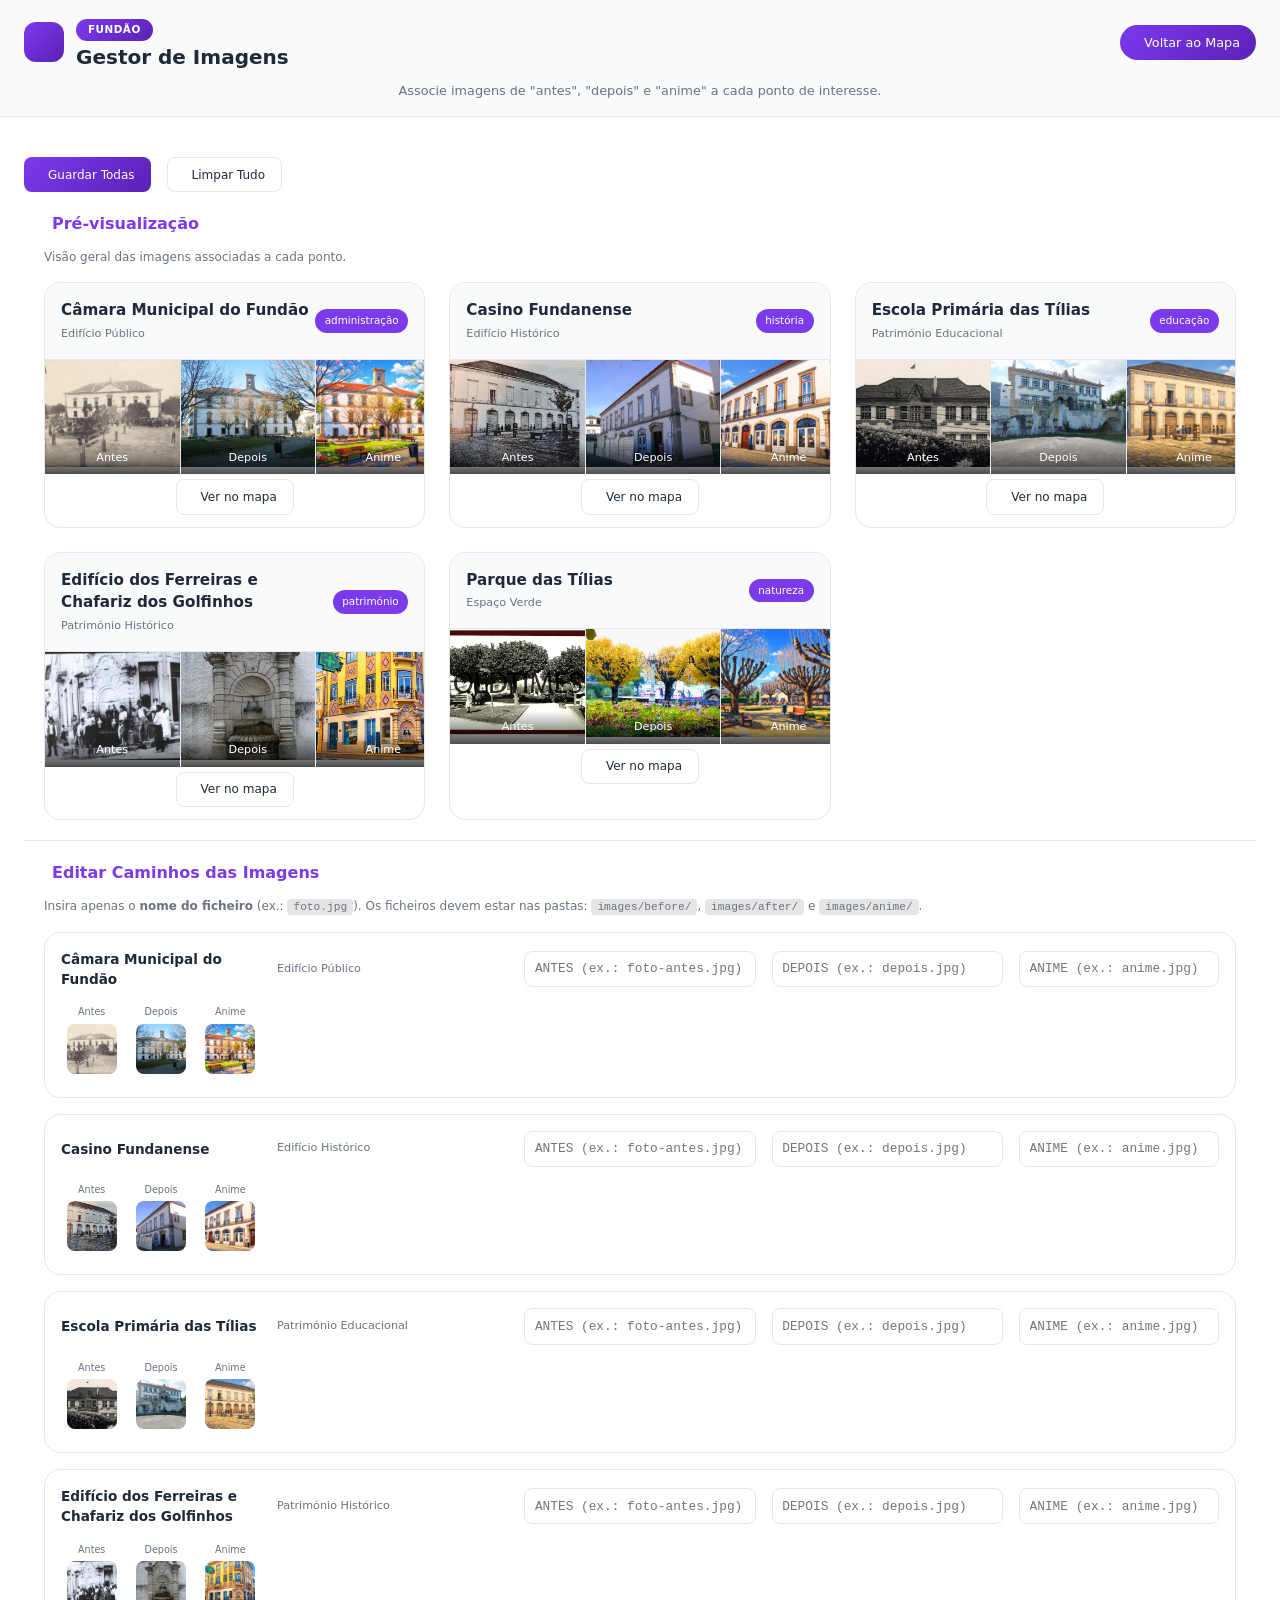
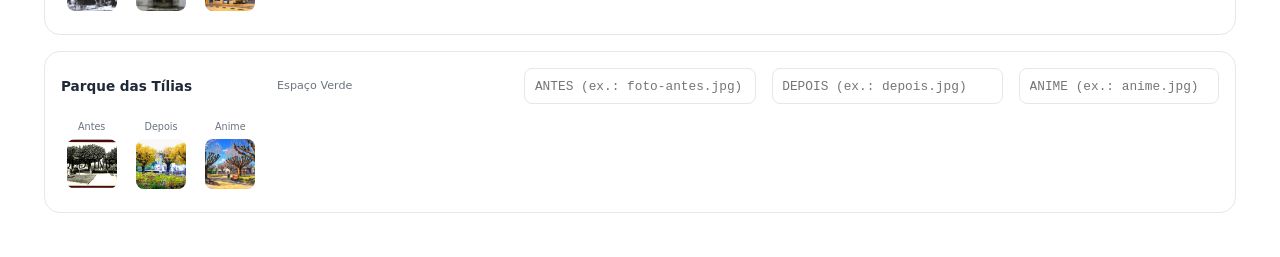
<file: admin.html>
<!DOCTYPE html>
<html lang="pt-PT">
<head>
  <meta charset="UTF-8" />
  <meta name="viewport" content="width=device-width, initial-scale=1.0" />
  <title>Gestor de Imagens | Fundão</title>
  <link rel="stylesheet" href="assets/css/style.css" />
  <style>
    /* Estilos específicos para o gestor de imagens */
    .gallery-grid {
      display: grid;
      grid-template-columns: repeat(auto-fill, minmax(320px, 1fr));
      gap: 1.5rem;
      margin-top: 1rem;
    }

    .gallery-card {
      background: var(--bg-card);
      border-radius: 1rem;
      overflow: hidden;
      border: 1px solid var(--border-color);
      transition: transform 0.2s, box-shadow 0.2s;
    }

    .gallery-card:hover {
      transform: translateY(-4px);
      box-shadow: var(--shadow-lg);
    }

    .gallery-header {
      padding: 1rem;
      background: var(--bg-secondary);
      border-bottom: 1px solid var(--border-color);
      display: flex;
      justify-content: space-between;
      align-items: center;
    }

    .gallery-header h3 {
      font-size: 0.95rem;
      font-weight: 600;
      margin-bottom: 0.25rem;
    }

    .gallery-meta {
      font-size: 0.7rem;
      color: var(--text-muted);
    }

    .gallery-photos {
      display: grid;
      grid-template-columns: repeat(3, 1fr);
      gap: 1px;
      background: var(--border-color);
    }

    .gallery-photos figure {
      background: var(--bg-card);
      margin: 0;
      position: relative;
      aspect-ratio: 1 / 0.8;
    }

    .gallery-photos img {
      width: 100%;
      height: 100%;
      object-fit: cover;
    }

    .gallery-photos figcaption {
      position: absolute;
      bottom: 0;
      left: 0;
      right: 0;
      background: linear-gradient(transparent, rgba(0,0,0,0.7));
      color: white;
      font-size: 0.7rem;
      padding: 0.5rem;
      text-align: center;
    }

    .gallery-footer {
      padding: 0.75rem;
      text-align: center;
    }

    .rows {
      display: flex;
      flex-direction: column;
      gap: 1rem;
      margin-top: 1rem;
    }

    .row {
      background: var(--bg-card);
      border-radius: 1rem;
      padding: 1rem;
      border: 1px solid var(--border-color);
      display: grid;
      grid-template-columns: 200px 1fr 1fr 1fr 200px;
      gap: 1rem;
      align-items: center;
      transition: all 0.2s;
    }

    @media (max-width: 900px) {
      .row {
        grid-template-columns: 1fr;
        gap: 0.75rem;
      }
    }

    .row-title {
      font-weight: 600;
      font-size: 0.85rem;
    }

    .row-meta {
      font-size: 0.7rem;
      color: var(--text-muted);
    }

    .row-input {
      background: var(--bg-primary);
      border: 1px solid var(--border-color);
      border-radius: 0.5rem;
      padding: 0.6rem;
      font-size: 0.8rem;
      color: var(--text-primary);
      font-family: monospace;
    }

    .row-input:focus {
      outline: none;
      border-color: var(--accent);
    }

    .row-preview {
      display: flex;
      gap: 0.5rem;
    }

    .row-preview-box {
      flex: 1;
      text-align: center;
    }

    .row-preview-label {
      font-size: 0.6rem;
      color: var(--text-muted);
      margin-bottom: 0.25rem;
    }

    .row-preview-img {
      width: 50px;
      height: 50px;
      object-fit: cover;
      border-radius: 0.5rem;
      background: var(--bg-secondary);
    }

    .grid-tools {
      display: flex;
      gap: 1rem;
      margin-top: 1rem;
    }

    .btn-anime-preview {
      background: linear-gradient(135deg, #ff6ad5, #b13e8a);
    }
  </style>
</head>
<body>
  <div class="app-shell">
    <header class="app-header">
      <div class="header-content">
        <div class="brand">
          <div class="brand-icon">
            <i class="fas fa-images"></i>
          </div>
          <div>
            <span class="brand-tag">Fundão</span>
            <h1 class="brand-title">Gestor de Imagens</h1>
          </div>
        </div>
        <a class="btn-link" href="index.html">
          <i class="fas fa-arrow-left"></i> Voltar ao Mapa
        </a>
      </div>
      <p class="brand-subtitle">
        Associe imagens de "antes", "depois" e "anime" a cada ponto de interesse.
      </p>
    </header>

    <main class="app-main">
      <!-- Barra de Ações -->
      <div class="action-bar">
        <div class="action-bar-content">
          <div class="grid-tools">
            <button id="save" class="btn-primary">
              <i class="fas fa-save"></i> Guardar Todas
            </button>
            <button id="reset" class="btn-ghost">
              <i class="fas fa-trash-alt"></i> Limpar Tudo
            </button>
          </div>
          <p id="status" class="status-message"></p>
        </div>
      </div>

      <!-- Galeria Visual -->
      <section class="panel-section">
        <h2><i class="fas fa-gallery"></i> Pré-visualização</h2>
        <p class="panel-hint">Visão geral das imagens associadas a cada ponto.</p>
        <div id="image-gallery" class="gallery-grid"></div>
      </section>

      <!-- Formulário de Edição -->
      <section class="panel-section">
        <h2><i class="fas fa-edit"></i> Editar Caminhos das Imagens</h2>
        <p class="panel-hint">
          Insira apenas o <strong>nome do ficheiro</strong> (ex.: <code>foto.jpg</code>). 
          Os ficheiros devem estar nas pastas:
          <code>images/before/</code>, <code>images/after/</code> e <code>images/anime/</code>.
        </p>
        <div id="rows" class="rows"></div>
      </section>
    </main>
  </div>

  <script src="data/locations.js"></script>
  <script src="assets/js/image-manager.js"></script>
</body>
</html>
</file>
<file: assets/css/style.css>
/* ============================================
   VARIÁVEIS - TEMA CLARO (PADRÃO)
   ============================================ */
:root {
  --bg-primary: #ffffff;
  --bg-secondary: #f8fafc;
  --bg-card: #ffffff;
  --bg-sidebar: #f9fafb;
  --text-primary: #1f2937;
  --text-secondary: #374151;
  --text-muted: #6b7280;
  --border-color: #e5e7eb;
  --accent: #7c3aed;
  --accent-dark: #5b21b6;
  --accent-light: #a78bfa;
  --danger: #ef4444;
  --success: #10b981;
  --warning: #f59e0b;
  --shadow-sm: 0 1px 2px 0 rgb(0 0 0 / 0.05);
  --shadow-md: 0 4px 6px -1px rgb(0 0 0 / 0.1);
  --shadow-lg: 0 10px 15px -3px rgb(0 0 0 / 0.1);
  --transition: all 0.3s ease;
  --radius: 0.75rem;
  --anime-gradient: linear-gradient(135deg, #ff6ad5, #b13e8a);
}

/* ============================================
   TEMA ESCURO
   ============================================ */
[data-theme="dark"] {
  --bg-primary: #0f0f1a;
  --bg-secondary: #1a1a2e;
  --bg-card: #1e1e2f;
  --bg-sidebar: #111118;
  --text-primary: #f1f5f9;
  --text-secondary: #cbd5e1;
  --text-muted: #94a3b8;
  --border-color: #2d2d44;
  --shadow-sm: 0 1px 2px rgb(0 0 0 / 0.3);
  --shadow-md: 0 4px 6px -1px rgb(0 0 0 / 0.4);
  --shadow-lg: 0 10px 15px -3px rgb(0 0 0 / 0.4);
}

/* ============================================
   RESET E BASE
   ============================================ */
* {
  margin: 0;
  padding: 0;
  box-sizing: border-box;
}

body {
  font-family: 'Inter', 'Segoe UI', system-ui, -apple-system, sans-serif;
  background: var(--bg-primary);
  color: var(--text-primary);
  line-height: 1.5;
  transition: var(--transition);
}

/* ============================================
   APP SHELL
   ============================================ */
.app-shell {
  min-height: 100vh;
  display: flex;
  flex-direction: column;
}

/* ============================================
   HEADER
   ============================================ */
.app-header {
  background: var(--bg-secondary);
  border-bottom: 1px solid var(--border-color);
  padding: 1rem 1.5rem;
  position: sticky;
  top: 0;
  z-index: 100;
}

.header-content {
  display: flex;
  justify-content: space-between;
  align-items: center;
  flex-wrap: wrap;
  gap: 1rem;
  max-width: 1400px;
  margin: 0 auto;
}

.brand {
  display: flex;
  align-items: center;
  gap: 0.75rem;
}

.brand-icon {
  width: 40px;
  height: 40px;
  background: linear-gradient(135deg, var(--accent), var(--accent-dark));
  border-radius: 12px;
  display: flex;
  align-items: center;
  justify-content: center;
  color: white;
  font-size: 1.2rem;
}

.brand-tag {
  background: linear-gradient(135deg, var(--accent), var(--accent-dark));
  padding: 0.2rem 0.75rem;
  border-radius: 100px;
  font-size: 0.65rem;
  font-weight: 600;
  text-transform: uppercase;
  letter-spacing: 0.5px;
  color: white;
  display: inline-block;
  margin-bottom: 0.25rem;
}

.brand-title {
  font-size: 1.25rem;
  font-weight: 700;
  color: var(--text-primary);
  line-height: 1.2;
}

.header-actions {
  display: flex;
  gap: 1rem;
  align-items: center;
}

.theme-toggle {
  background: var(--bg-primary);
  border: 1px solid var(--border-color);
  border-radius: 100px;
  width: 40px;
  height: 40px;
  display: flex;
  align-items: center;
  justify-content: center;
  cursor: pointer;
  transition: var(--transition);
  font-size: 1.1rem;
  color: var(--text-primary);
}

.theme-toggle:hover {
  transform: scale(1.05);
  border-color: var(--accent);
}

.theme-toggle .fa-sun {
  display: none;
}

[data-theme="dark"] .theme-toggle .fa-moon {
  display: none;
}

[data-theme="dark"] .theme-toggle .fa-sun {
  display: inline;
}

.btn-link {
  display: inline-flex;
  align-items: center;
  gap: 0.5rem;
  padding: 0.5rem 1rem;
  background: linear-gradient(135deg, var(--accent), var(--accent-dark));
  border-radius: 100px;
  color: white;
  text-decoration: none;
  font-size: 0.8rem;
  font-weight: 500;
  transition: var(--transition);
}

.btn-link:hover {
  transform: translateY(-2px);
  box-shadow: var(--shadow-md);
}

.brand-subtitle {
  color: var(--text-muted);
  font-size: 0.8rem;
  margin-top: 0.75rem;
  text-align: center;
  max-width: 800px;
  margin-left: auto;
  margin-right: auto;
}

/* ============================================
   MAIN LAYOUT
   ============================================ */
.app-main {
  flex: 1;
  padding: 1.5rem;
  max-width: 1600px;
  margin: 0 auto;
  width: 100%;
}

.map-and-panel {
  display: flex;
  gap: 1.5rem;
  flex-wrap: wrap;
}

.map-container {
  flex: 3;
  min-width: 300px;
  min-height: 500px;
  height: 65vh;
  border-radius: var(--radius);
  overflow: hidden;
  box-shadow: var(--shadow-lg);
  border: 1px solid var(--border-color);
  background: #e9ecef;
  position: relative;
}

#map {
  width: 100%;
  height: 100%;
  background: #e9ecef;
}

/* ============================================
   SIDEBAR
   ============================================ */
.side-panel {
  flex: 1;
  min-width: 300px;
  background: var(--bg-sidebar);
  border-radius: var(--radius);
  border: 1px solid var(--border-color);
  overflow-y: auto;
  max-height: 65vh;
  box-shadow: var(--shadow-md);
}

.panel-section {
  padding: 1.25rem;
  border-bottom: 1px solid var(--border-color);
}

.panel-section:last-child {
  border-bottom: none;
}

.panel-section h2 {
  font-size: 1rem;
  font-weight: 600;
  margin-bottom: 0.75rem;
  display: flex;
  align-items: center;
  gap: 0.5rem;
  color: var(--accent);
}

.panel-hint {
  font-size: 0.75rem;
  color: var(--text-muted);
  margin-bottom: 1rem;
}

.panel-note {
  font-size: 0.7rem;
  color: var(--warning);
  background: rgba(245, 158, 11, 0.1);
  padding: 0.5rem;
  border-radius: 0.5rem;
  margin-top: 0.75rem;
}

.form-group {
  margin-bottom: 0.75rem;
}

.form-label {
  display: block;
  font-size: 0.7rem;
  font-weight: 500;
  color: var(--text-muted);
  margin-bottom: 0.25rem;
}

code {
  background: rgba(0, 0, 0, 0.1);
  padding: 0.125rem 0.375rem;
  border-radius: 0.25rem;
  font-size: 0.7rem;
  font-family: monospace;
}

/* ============================================
   SEARCH BOX
   ============================================ */
.search-box {
  position: relative;
  margin-bottom: 1rem;
}

.search-box i {
  position: absolute;
  left: 0.75rem;
  top: 50%;
  transform: translateY(-50%);
  color: var(--text-muted);
  font-size: 0.8rem;
}

.search-input {
  width: 100%;
  padding: 0.6rem 0.6rem 0.6rem 2rem;
  background: var(--bg-primary);
  border: 1px solid var(--border-color);
  border-radius: 0.5rem;
  color: var(--text-primary);
  font-size: 0.8rem;
  transition: var(--transition);
}

.search-input:focus {
  outline: none;
  border-color: var(--accent);
}

/* ============================================
   POI LIST
   ============================================ */
.poi-list {
  list-style: none;
  display: flex;
  flex-direction: column;
  gap: 0.5rem;
  max-height: 300px;
  overflow-y: auto;
}

.poi-item {
  background: var(--bg-card);
  border-radius: 0.75rem;
  padding: 0.75rem;
  display: flex;
  justify-content: space-between;
  align-items: center;
  cursor: pointer;
  transition: var(--transition);
  border: 1px solid var(--border-color);
}

.poi-item:hover {
  transform: translateX(4px);
  border-color: var(--accent);
  box-shadow: var(--shadow-sm);
}

.poi-item--active {
  border-color: var(--accent);
  background: rgba(124, 58, 237, 0.1);
}

.poi-item-meta {
  flex: 1;
}

.poi-item-title {
  font-weight: 600;
  font-size: 0.85rem;
}

.poi-item-desc {
  font-size: 0.7rem;
  color: var(--text-muted);
  margin-top: 0.25rem;
}

.poi-item-actions {
  display: flex;
  gap: 0.5rem;
  align-items: center;
}

.chip {
  background: var(--accent);
  padding: 0.25rem 0.6rem;
  border-radius: 100px;
  font-size: 0.65rem;
  font-weight: 500;
  color: white;
}

/* ============================================
   BUTTONS
   ============================================ */
.btn-primary, .btn-ghost, .btn-anime {
  display: inline-flex;
  align-items: center;
  justify-content: center;
  gap: 0.5rem;
  padding: 0.6rem 1rem;
  border-radius: 0.5rem;
  font-size: 0.75rem;
  font-weight: 500;
  cursor: pointer;
  transition: var(--transition);
  border: none;
  font-family: inherit;
}

.btn-primary {
  background: linear-gradient(135deg, var(--accent), var(--accent-dark));
  color: white;
}

.btn-primary:hover {
  transform: translateY(-1px);
  box-shadow: var(--shadow-md);
}

.btn-primary:disabled {
  opacity: 0.5;
  cursor: not-allowed;
  transform: none;
}

.btn-ghost {
  background: transparent;
  border: 1px solid var(--border-color);
  color: var(--text-primary);
}

.btn-ghost:hover {
  background: rgba(124, 58, 237, 0.1);
  border-color: var(--accent);
}

.btn-anime {
  background: var(--anime-gradient);
  color: white;
  width: 100%;
}

.btn-anime:hover {
  transform: translateY(-1px);
  box-shadow: var(--shadow-md);
}

.button-group {
  display: flex;
  gap: 0.5rem;
  margin-top: 0.5rem;
}

/* ============================================
   ROUTE SELECT
   ============================================ */
.route-select {
  width: 100%;
  padding: 0.6rem;
  background: var(--bg-primary);
  border: 1px solid var(--border-color);
  border-radius: 0.5rem;
  color: var(--text-primary);
  font-family: inherit;
  cursor: pointer;
}

.route-select:focus {
  outline: none;
  border-color: var(--accent);
}

.route-stats {
  margin-top: 0.75rem;
  font-size: 0.75rem;
  color: var(--success);
  background: rgba(16, 185, 129, 0.1);
  padding: 0.5rem;
  border-radius: 0.5rem;
  text-align: center;
}

.route-error {
  margin-top: 0.5rem;
  font-size: 0.7rem;
  color: var(--danger);
}

/* ============================================
   NOVO MODAL - GALERIA TRIPLA (ANTES/DEPOIS/ANIME)
   ============================================ */
.modal {
  position: fixed;
  top: 0;
  left: 0;
  width: 100%;
  height: 100%;
  display: flex;
  align-items: center;
  justify-content: center;
  z-index: 1000;
}

.modal.hidden {
  display: none;
}

.modal-backdrop {
  position: absolute;
  top: 0;
  left: 0;
  width: 100%;
  height: 100%;
  background: rgba(0, 0, 0, 0.85);
  backdrop-filter: blur(8px);
}

.modal-content.modal-lg {
  position: relative;
  background: var(--bg-card);
  border-radius: 1.5rem;
  max-width: 95vw;
  width: 1300px;
  max-height: 90vh;
  overflow-y: auto;
  border: 1px solid var(--border-color);
  box-shadow: var(--shadow-lg);
  z-index: 1001;
}

.modal-close {
  position: absolute;
  top: 1rem;
  right: 1rem;
  background: rgba(0, 0, 0, 0.5);
  border: none;
  color: white;
  width: 2.5rem;
  height: 2.5rem;
  border-radius: 50%;
  cursor: pointer;
  display: flex;
  align-items: center;
  justify-content: center;
  transition: var(--transition);
  z-index: 10;
  font-size: 1.2rem;
}

.modal-close:hover {
  background: var(--danger);
  transform: rotate(90deg);
}

.modal-body {
  padding: 2rem;
}

.modal-info {
  margin-bottom: 2rem;
  text-align: center;
}

.modal-info h2 {
  font-size: 1.8rem;
  margin-bottom: 0.5rem;
  background: linear-gradient(135deg, var(--accent), var(--accent-light));
  -webkit-background-clip: text;
  background-clip: text;
  color: transparent;
}

.modal-meta {
  display: flex;
  gap: 0.5rem;
  margin: 1rem 0;
  flex-wrap: wrap;
  justify-content: center;
}

.badge {
  background: var(--accent);
  padding: 0.25rem 0.75rem;
  border-radius: 100px;
  font-size: 0.7rem;
  font-weight: 500;
  color: white;
}

.badge-soft {
  background: rgba(124, 58, 237, 0.2);
  color: var(--accent);
}

/* GALERIA TRIPLA - TRÊS IMAGENS LADO A LADO */
.triple-gallery {
  display: grid;
  grid-template-columns: repeat(3, 1fr);
  gap: 1.5rem;
  margin: 2rem 0;
}

.gallery-card-full {
  background: var(--bg-secondary);
  border-radius: 1rem;
  overflow: hidden;
  border: 1px solid var(--border-color);
  transition: transform 0.3s, box-shadow 0.3s;
}

.gallery-card-full:hover {
  transform: translateY(-5px);
  box-shadow: var(--shadow-lg);
}

.gallery-card-header {
  background: linear-gradient(135deg, var(--bg-card), var(--bg-secondary));
  padding: 0.75rem;
  text-align: center;
  font-weight: 600;
  font-size: 0.9rem;
  color: var(--text-primary);
  border-bottom: 2px solid var(--accent);
  display: flex;
  align-items: center;
  justify-content: center;
  gap: 0.5rem;
}

.gallery-card-header i {
  color: var(--accent);
  font-size: 1rem;
}

.gallery-image-container {
  position: relative;
  aspect-ratio: 4 / 3;
  overflow: hidden;
  background: var(--bg-primary);
  cursor: pointer;
}

.gallery-image {
  width: 100%;
  height: 100%;
  object-fit: cover;
  transition: transform 0.3s;
}

.gallery-image-container:hover .gallery-image {
  transform: scale(1.05);
}

.image-overlay {
  position: absolute;
  bottom: 0;
  left: 0;
  right: 0;
  background: linear-gradient(transparent, rgba(0, 0, 0, 0.7));
  padding: 1rem;
  opacity: 0;
  transition: opacity 0.3s;
  pointer-events: none;
}

.gallery-image-container:hover .image-overlay {
  opacity: 1;
}

.image-overlay span {
  color: white;
  font-size: 0.8rem;
  font-weight: 500;
}

.gallery-card-footer {
  padding: 0.75rem;
  text-align: center;
  border-top: 1px solid var(--border-color);
}

.image-badge {
  background: var(--accent);
  padding: 0.25rem 0.75rem;
  border-radius: 100px;
  font-size: 0.7rem;
  color: white;
}

.anime-card {
  border: 2px solid #ff6ad5;
  box-shadow: 0 0 20px rgba(255, 106, 213, 0.3);
}

.anime-badge {
  background: linear-gradient(135deg, #ff6ad5, #b13e8a);
}

/* Barra de informações */
.gallery-info-bar {
  display: flex;
  justify-content: center;
  gap: 2rem;
  margin-top: 1.5rem;
  padding-top: 1.5rem;
  border-top: 1px solid var(--border-color);
}

.info-item {
  display: flex;
  align-items: center;
  gap: 0.5rem;
  font-size: 0.75rem;
  color: var(--text-muted);
}

.info-item i {
  color: var(--accent);
}

/* ============================================
   POPUP
   ============================================ */
.popup {
  min-width: 240px;
  padding: 0.5rem;
}

.popup-title {
  font-weight: 700;
  font-size: 0.95rem;
  margin-bottom: 0.25rem;
  color: var(--accent);
}

.popup-desc {
  font-size: 0.7rem;
  color: var(--text-muted);
  margin-bottom: 0.5rem;
}

.popup-footer {
  display: flex;
  justify-content: space-between;
  align-items: center;
  margin-top: 0.5rem;
}

.popup-category {
  font-size: 0.65rem;
  background: var(--accent);
  padding: 0.2rem 0.5rem;
  border-radius: 100px;
  color: white;
}

.popup-actions {
  display: flex;
  gap: 0.5rem;
}

.icon-button {
  background: transparent;
  border: 1px solid var(--border-color);
  border-radius: 0.5rem;
  padding: 0.25rem 0.5rem;
  font-size: 0.7rem;
  cursor: pointer;
  transition: var(--transition);
  color: var(--text-primary);
}

.icon-button:hover {
  background: var(--accent);
  border-color: var(--accent);
  color: white;
}

/* ============================================
   MAP ANIME MODE
   ============================================ */
.map-anime {
  filter: saturate(1.2) contrast(1.05) brightness(1.02);
}

/* ============================================
   ROUTE PULSE MARKER
   ============================================ */
.route-pulse-marker {
  background: transparent;
}

.route-pulse-dot {
  width: 12px;
  height: 12px;
  background: #7cf8ff;
  border-radius: 50%;
  box-shadow: 0 0 0 rgba(124, 248, 255, 0.7);
  animation: pulse 1.5s infinite;
}

@keyframes pulse {
  0% { box-shadow: 0 0 0 0 rgba(124, 248, 255, 0.7); }
  70% { box-shadow: 0 0 0 15px rgba(124, 248, 255, 0); }
  100% { box-shadow: 0 0 0 0 rgba(124, 248, 255, 0); }
}

/* ============================================
   FOOTER
   ============================================ */
.app-footer {
  text-align: center;
  padding: 1rem;
  border-top: 1px solid var(--border-color);
  background: var(--bg-secondary);
  margin-top: auto;
}

.footer-content {
  display: flex;
  justify-content: center;
  gap: 2rem;
  font-size: 0.7rem;
  color: var(--text-muted);
}

/* ============================================
   RESPONSIVIDADE
   ============================================ */
@media (max-width: 1024px) {
  .map-and-panel {
    flex-direction: column;
  }
  
  .map-container {
    min-height: 400px;
    height: 50vh;
  }
  
  .side-panel {
    max-height: 400px;
  }
  
  .triple-gallery {
    grid-template-columns: 1fr;
    gap: 1rem;
  }
  
  .modal-content.modal-lg {
    width: 95vw;
  }
}

@media (max-width: 768px) {
  .app-header {
    padding: 1rem;
  }
  
  .brand-title {
    font-size: 1rem;
  }
  
  .app-main {
    padding: 1rem;
  }
  
  .header-content {
    flex-direction: column;
    text-align: center;
  }
  
  .modal-body {
    padding: 1rem;
  }
  
  .modal-info h2 {
    font-size: 1.2rem;
  }
  
  .poi-item {
    flex-direction: column;
    gap: 0.5rem;
    text-align: center;
  }
  
  .poi-item-actions {
    justify-content: center;
  }
  
  .footer-content {
    flex-direction: column;
    gap: 0.5rem;
  }
  
  .gallery-info-bar {
    flex-direction: column;
    align-items: center;
    gap: 0.5rem;
  }
}

@media (max-width: 480px) {
  .brand {
    justify-content: center;
  }
  
  .button-group {
    flex-direction: column;
  }
  
  .gallery-card-header {
    font-size: 0.75rem;
  }
}

/* ============================================
   SCROLLBAR
   ============================================ */
::-webkit-scrollbar {
  width: 6px;
  height: 6px;
}

::-webkit-scrollbar-track {
  background: var(--bg-primary);
  border-radius: 3px;
}

::-webkit-scrollbar-thumb {
  background: var(--accent);
  border-radius: 3px;
}

::-webkit-scrollbar-thumb:hover {
  background: var(--accent-dark);
}

/* ============================================
   ANIMAÇÕES
   ============================================ */
@keyframes fadeIn {
  from {
    opacity: 0;
    transform: translateY(10px);
  }
  to {
    opacity: 1;
    transform: translateY(0);
  }
}

.poi-item, .gallery-card-full {
  animation: fadeIn 0.3s ease-out;
}

@keyframes slideUp {
  from {
    opacity: 0;
    transform: translateY(30px);
  }
  to {
    opacity: 1;
    transform: translateY(0);
  }
}

.triple-gallery {
  animation: slideUp 0.4s ease-out;
}
</file>
